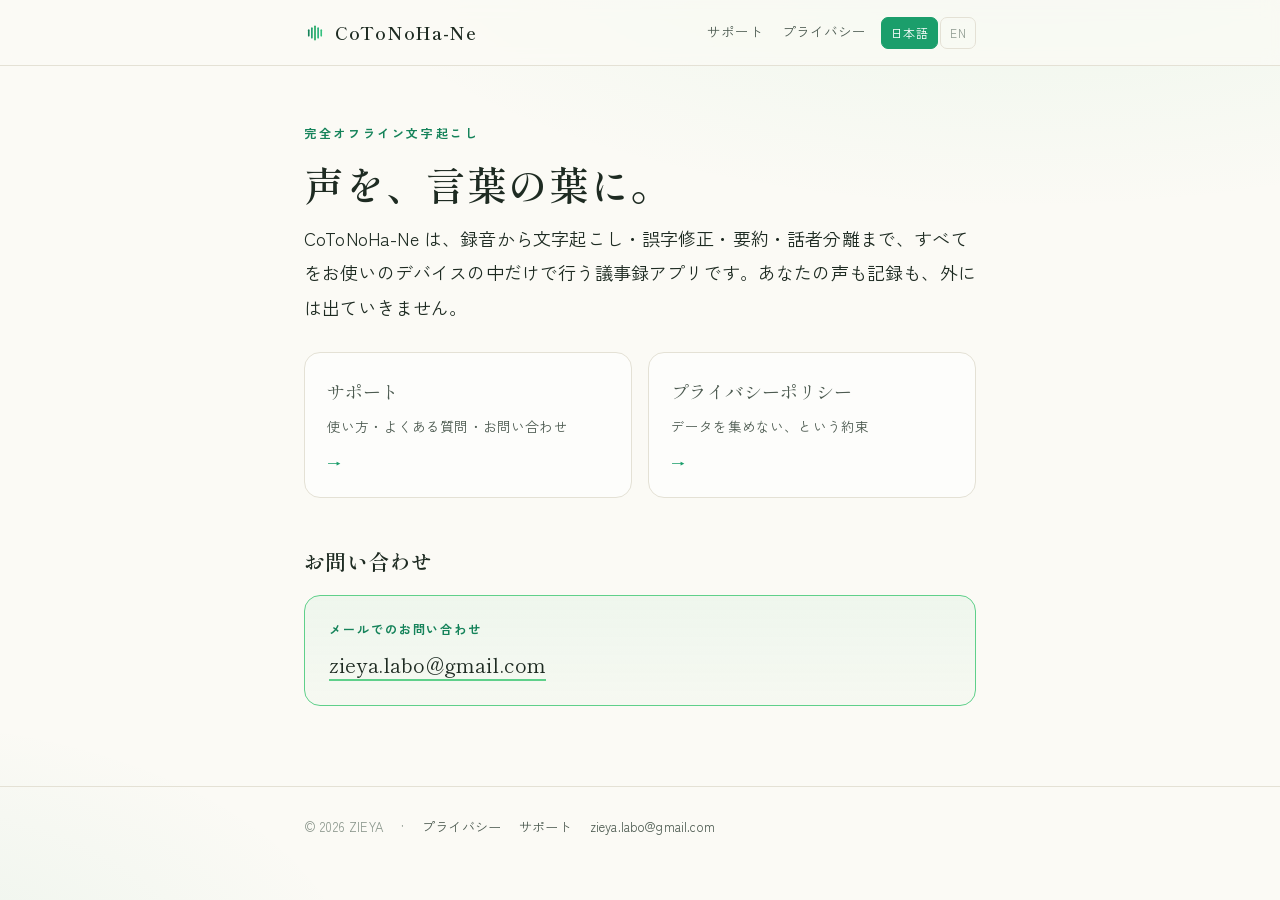
<file: index.html>
<!DOCTYPE html>
<html lang="ja" data-lang="ja">
<head>
<meta charset="UTF-8">
<meta name="viewport" content="width=device-width, initial-scale=1.0">
<title>CoToNoHa-Ne</title>
<meta name="description" content="完全オフラインの文字起こし・議事録アプリ CoToNoHa-Ne の公式サイト。">
<link rel="preconnect" href="https://fonts.googleapis.com">
<link rel="preconnect" href="https://fonts.gstatic.com" crossorigin>
<link href="https://fonts.googleapis.com/css2?family=Shippori+Mincho:wght@500;600;700&family=Zen+Kaku+Gothic+New:wght@400;500;700&display=swap" rel="stylesheet">
<link rel="stylesheet" href="style.css">
</head>
<body>

<header class="site">
  <div class="bar">
    <a class="brand" href="index.html">
      <svg class="leaf" viewBox="0 0 120 120" fill="none" xmlns="http://www.w3.org/2000/svg" aria-hidden="true">
        <rect x="21.5" y="40" width="9" height="40" rx="4.5" fill="#15835A"/>
        <rect x="38.5" y="29" width="9" height="62" rx="4.5" fill="#1B9E6B"/>
        <rect x="55.5" y="19" width="9" height="82" rx="4.5" fill="#1FA85F"/>
        <rect x="72.5" y="29" width="9" height="62" rx="4.5" fill="#22B07A"/>
        <rect x="89.5" y="40" width="9" height="40" rx="4.5" fill="#34C07F"/>
      </svg>
      <span class="nm">CoToNoHa-Ne</span>
    </a>
    <span class="spacer"></span>
    <nav class="links">
      <a href="support.html"><span class="ja">サポート</span><span class="en">Support</span></a>
      <a href="privacy.html"><span class="ja">プライバシー</span><span class="en">Privacy</span></a>
    </nav>
    <div class="lang-toggle">
      <button data-lang-btn="ja" onclick="setLang('ja')">日本語</button>
      <button data-lang-btn="en" onclick="setLang('en')">EN</button>
    </div>
  </div>
</header>

<main>
  <div class="wrap">
    <p class="eyebrow fade d1">
      <span class="ja">完全オフライン文字起こし</span>
      <span class="en">Fully offline transcription</span>
    </p>

    <h1 class="fade d1">
      <span class="ja">声を、言葉の葉に。</span>
      <span class="en">Turn voice into words.</span>
    </h1>

    <p class="lead fade d2">
      <span class="ja">CoToNoHa-Ne は、録音から文字起こし・誤字修正・要約・話者分離まで、すべてをお使いのデバイスの中だけで行う議事録アプリです。あなたの声も記録も、外には出ていきません。</span>
      <span class="en">CoToNoHa-Ne is a meeting-notes app that records, transcribes, corrects, summarizes, and separates speakers — entirely on your own device. Your voice and your notes never leave it.</span>
    </p>

    <div class="tiles fade d3">
      <a class="tile" href="support.html">
        <p class="t"><span class="ja">サポート</span><span class="en">Support</span></p>
        <p class="d"><span class="ja">使い方・よくある質問・お問い合わせ</span><span class="en">How-to, FAQ, and contact</span></p>
        <div class="arrow">→</div>
      </a>
      <a class="tile" href="privacy.html">
        <p class="t"><span class="ja">プライバシーポリシー</span><span class="en">Privacy Policy</span></p>
        <p class="d"><span class="ja">データを集めない、という約束</span><span class="en">Our promise: we collect nothing</span></p>
        <div class="arrow">→</div>
      </a>
    </div>

    <h2 class="ja">お問い合わせ</h2>
    <h2 class="en">Contact</h2>
    <div class="contact">
      <p class="label"><span class="ja">メールでのお問い合わせ</span><span class="en">Email us</span></p>
      <a class="mail" href="mailto:zieya.labo@gmail.com">zieya.labo@gmail.com</a>
    </div>
  </div>
</main>

<footer class="site">
  <div class="wrap">
    <span>© 2026 ZIEYA</span>
    <span>·</span>
    <a href="privacy.html"><span class="ja">プライバシー</span><span class="en">Privacy</span></a>
    <a href="support.html"><span class="ja">サポート</span><span class="en">Support</span></a>
    <a href="mailto:zieya.labo@gmail.com">zieya.labo@gmail.com</a>
  </div>
</footer>

<script src="lang.js"></script>
</body>
</html>
</file>
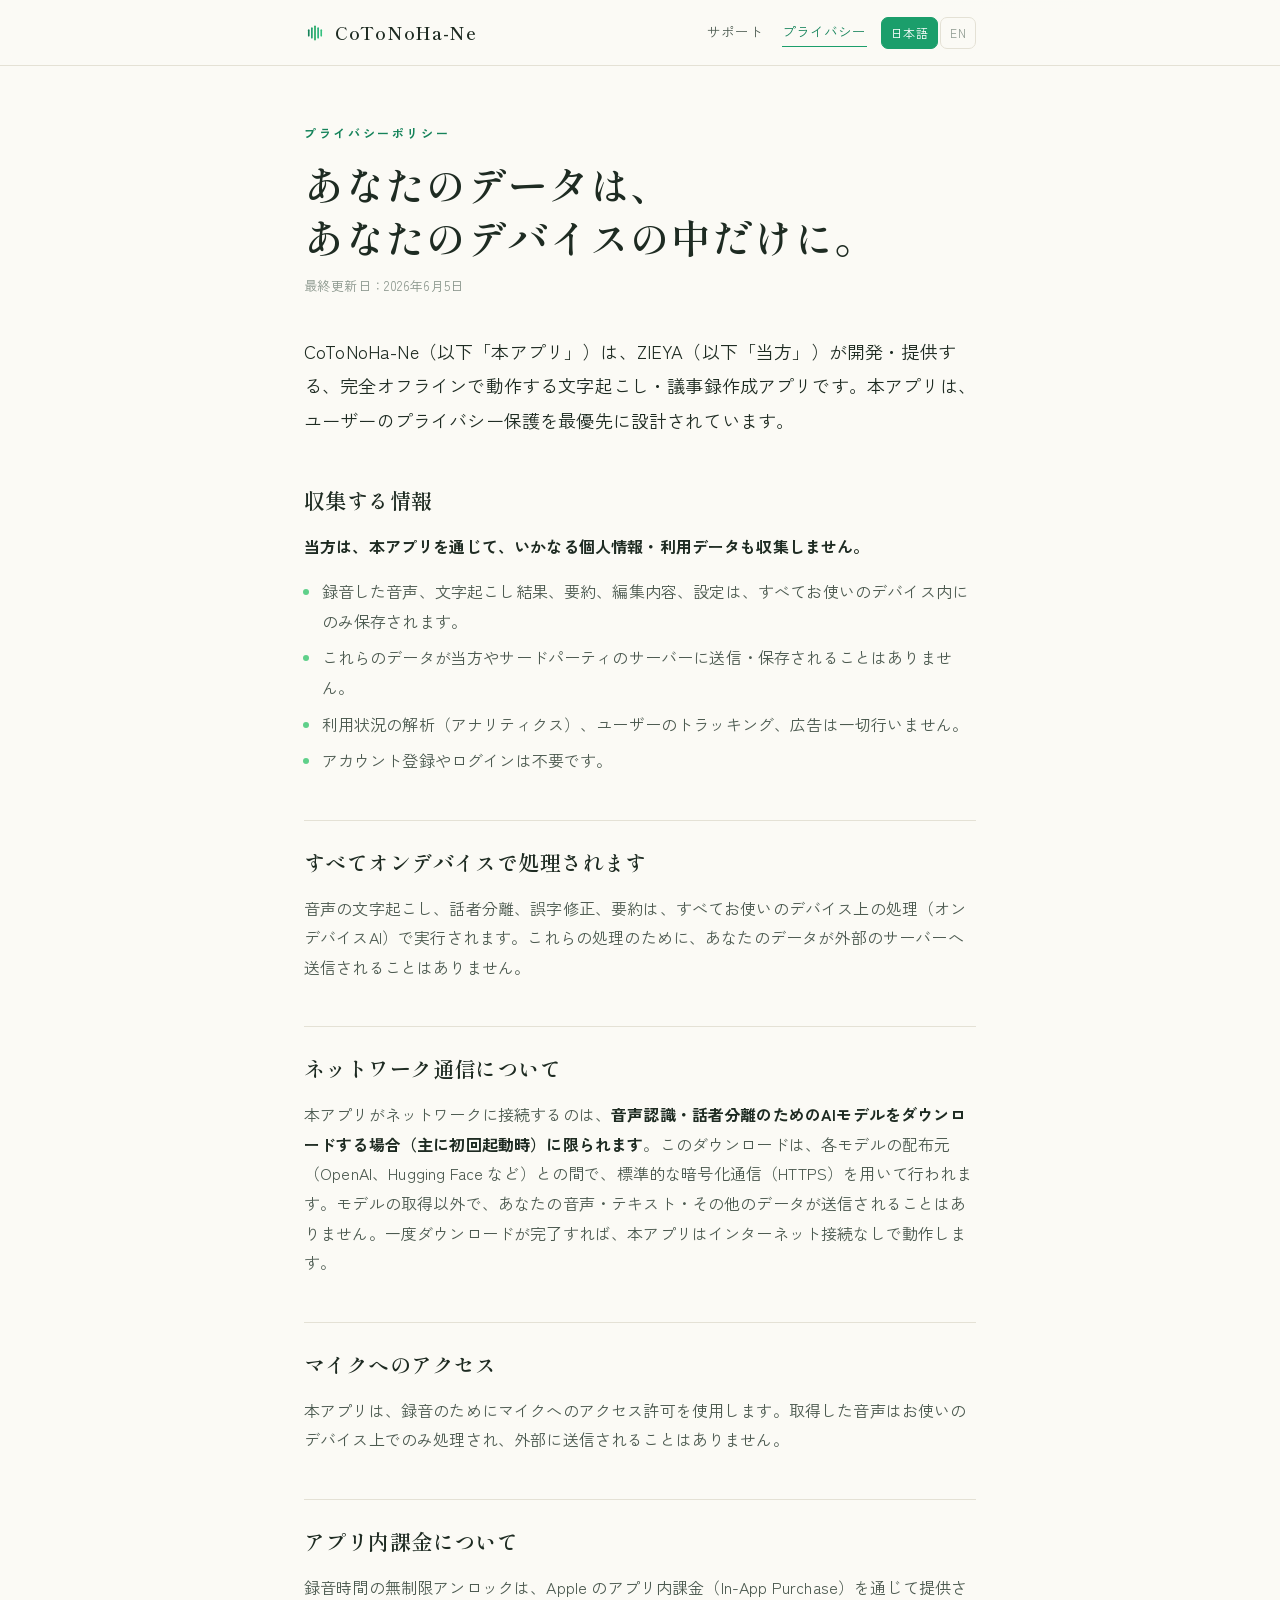
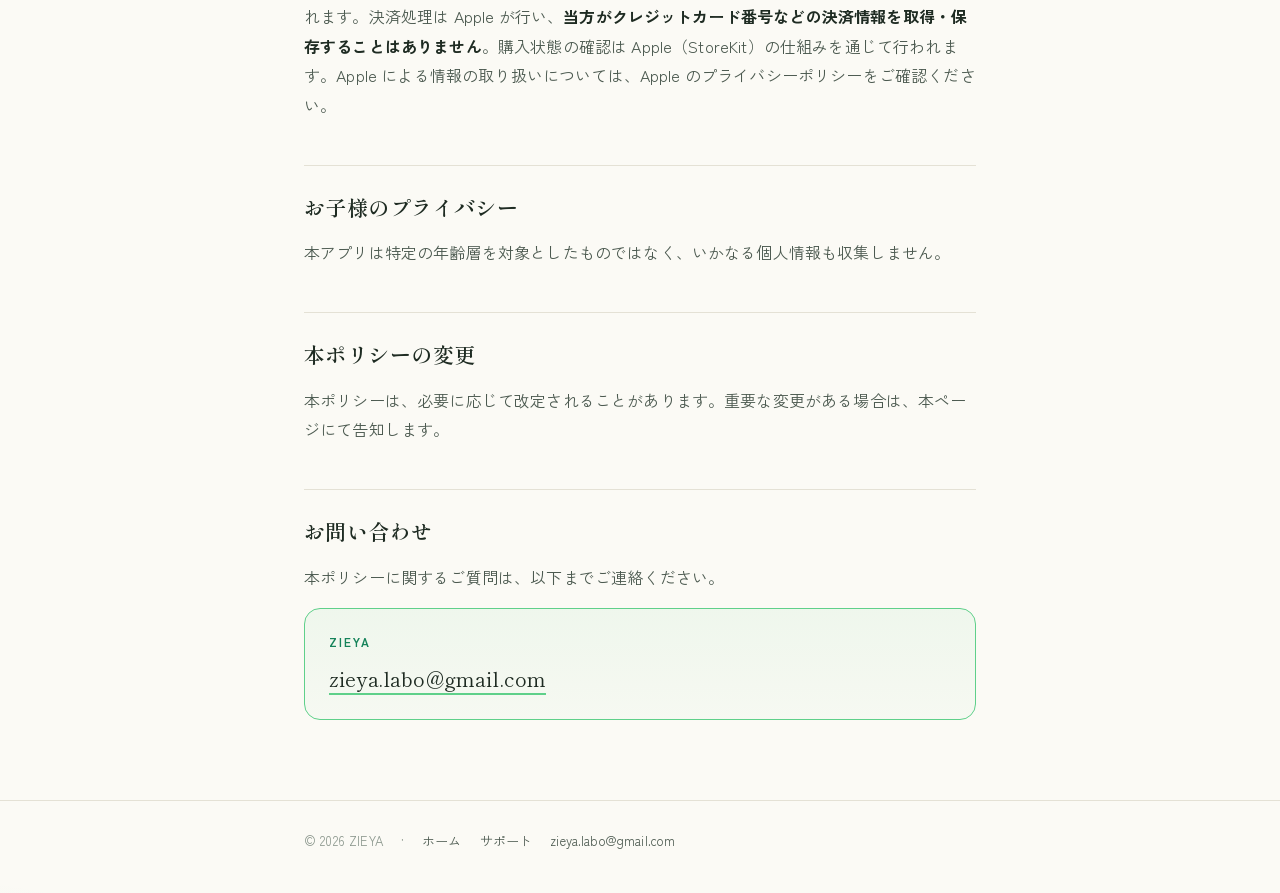
<file: privacy.html>
<!DOCTYPE html>
<html lang="ja" data-lang="ja">
<head>
<meta charset="UTF-8">
<meta name="viewport" content="width=device-width, initial-scale=1.0">
<title>プライバシーポリシー · CoToNoHa-Ne</title>
<meta name="description" content="CoToNoHa-Ne のプライバシーポリシー。データを一切収集しない完全オフライン設計です。">
<link rel="preconnect" href="https://fonts.googleapis.com">
<link rel="preconnect" href="https://fonts.gstatic.com" crossorigin>
<link href="https://fonts.googleapis.com/css2?family=Shippori+Mincho:wght@500;600;700&family=Zen+Kaku+Gothic+New:wght@400;500;700&display=swap" rel="stylesheet">
<link rel="stylesheet" href="style.css">
</head>
<body>

<header class="site">
  <div class="bar">
    <a class="brand" href="index.html">
      <svg class="leaf" viewBox="0 0 120 120" fill="none" xmlns="http://www.w3.org/2000/svg" aria-hidden="true">
        <rect x="21.5" y="40" width="9" height="40" rx="4.5" fill="#15835A"/>
        <rect x="38.5" y="29" width="9" height="62" rx="4.5" fill="#1B9E6B"/>
        <rect x="55.5" y="19" width="9" height="82" rx="4.5" fill="#1FA85F"/>
        <rect x="72.5" y="29" width="9" height="62" rx="4.5" fill="#22B07A"/>
        <rect x="89.5" y="40" width="9" height="40" rx="4.5" fill="#34C07F"/>
      </svg>
      <span class="nm">CoToNoHa-Ne</span>
    </a>
    <span class="spacer"></span>
    <nav class="links">
      <a href="support.html"><span class="ja">サポート</span><span class="en">Support</span></a>
      <a href="privacy.html" class="current"><span class="ja">プライバシー</span><span class="en">Privacy</span></a>
    </nav>
    <div class="lang-toggle">
      <button data-lang-btn="ja" onclick="setLang('ja')">日本語</button>
      <button data-lang-btn="en" onclick="setLang('en')">EN</button>
    </div>
  </div>
</header>

<main>
  <div class="wrap">

    <!-- ===================== 日本語 ===================== -->
    <div class="ja">
      <p class="eyebrow">プライバシーポリシー</p>
      <h1>あなたのデータは、<br>あなたのデバイスの中だけに。</h1>
      <p class="updated">最終更新日：2026年6月5日</p>

      <p class="lead">CoToNoHa-Ne（以下「本アプリ」）は、ZIEYA（以下「当方」）が開発・提供する、完全オフラインで動作する文字起こし・議事録作成アプリです。本アプリは、ユーザーのプライバシー保護を最優先に設計されています。</p>

      <h2>収集する情報</h2>
      <p><strong>当方は、本アプリを通じて、いかなる個人情報・利用データも収集しません。</strong></p>
      <ul>
        <li>録音した音声、文字起こし結果、要約、編集内容、設定は、すべてお使いのデバイス内にのみ保存されます。</li>
        <li>これらのデータが当方やサードパーティのサーバーに送信・保存されることはありません。</li>
        <li>利用状況の解析（アナリティクス）、ユーザーのトラッキング、広告は一切行いません。</li>
        <li>アカウント登録やログインは不要です。</li>
      </ul>

      <h2>すべてオンデバイスで処理されます</h2>
      <p>音声の文字起こし、話者分離、誤字修正、要約は、すべてお使いのデバイス上の処理（オンデバイスAI）で実行されます。これらの処理のために、あなたのデータが外部のサーバーへ送信されることはありません。</p>

      <h2>ネットワーク通信について</h2>
      <p>本アプリがネットワークに接続するのは、<strong>音声認識・話者分離のためのAIモデルをダウンロードする場合（主に初回起動時）に限られます</strong>。このダウンロードは、各モデルの配布元（OpenAI、Hugging Face など）との間で、標準的な暗号化通信（HTTPS）を用いて行われます。モデルの取得以外で、あなたの音声・テキスト・その他のデータが送信されることはありません。一度ダウンロードが完了すれば、本アプリはインターネット接続なしで動作します。</p>

      <h2>マイクへのアクセス</h2>
      <p>本アプリは、録音のためにマイクへのアクセス許可を使用します。取得した音声はお使いのデバイス上でのみ処理され、外部に送信されることはありません。</p>

      <h2>アプリ内課金について</h2>
      <p>録音時間の無制限アンロックは、Apple のアプリ内課金（In-App Purchase）を通じて提供されます。決済処理は Apple が行い、<strong>当方がクレジットカード番号などの決済情報を取得・保存することはありません</strong>。購入状態の確認は Apple（StoreKit）の仕組みを通じて行われます。Apple による情報の取り扱いについては、Apple のプライバシーポリシーをご確認ください。</p>

      <h2>お子様のプライバシー</h2>
      <p>本アプリは特定の年齢層を対象としたものではなく、いかなる個人情報も収集しません。</p>

      <h2>本ポリシーの変更</h2>
      <p>本ポリシーは、必要に応じて改定されることがあります。重要な変更がある場合は、本ページにて告知します。</p>

      <h2>お問い合わせ</h2>
      <p>本ポリシーに関するご質問は、以下までご連絡ください。</p>
      <div class="contact">
        <p class="label">ZIEYA</p>
        <a class="mail" href="mailto:zieya.labo@gmail.com">zieya.labo@gmail.com</a>
      </div>
    </div>

    <!-- ===================== English ===================== -->
    <div class="en">
      <p class="eyebrow">Privacy Policy</p>
      <h1>Your data stays<br>on your device.</h1>
      <p class="updated">Last updated: June 5, 2026</p>

      <p class="lead">CoToNoHa-Ne (the “App”) is a fully offline transcription and meeting-notes app developed and provided by ZIEYA (“we”). The App is designed with your privacy as the top priority.</p>

      <h2>Information We Collect</h2>
      <p><strong>We do not collect any personal information or usage data through the App.</strong></p>
      <ul>
        <li>Your recordings, transcripts, summaries, edits, and settings are stored only on your device.</li>
        <li>This data is never transmitted to or stored on our servers or any third-party servers.</li>
        <li>We do not use any analytics, user tracking, or advertising.</li>
        <li>No account or sign-in is required.</li>
      </ul>

      <h2>Everything Is Processed On-Device</h2>
      <p>Transcription, speaker separation, text correction, and summarization are all performed on your device (on-device AI). Your data is never sent to an external server for this processing.</p>

      <h2>Network Communication</h2>
      <p>The App connects to the network <strong>only to download the AI models used for speech recognition and speaker separation (primarily on first launch)</strong>. These downloads use standard encrypted connections (HTTPS) with the model providers (such as OpenAI and Hugging Face). Apart from retrieving these models, none of your audio, text, or other data is transmitted. Once the download is complete, the App works without any internet connection.</p>

      <h2>Microphone Access</h2>
      <p>The App uses microphone access to make recordings. Captured audio is processed only on your device and is never transmitted externally.</p>

      <h2>In-App Purchases</h2>
      <p>Unlimited recording time is offered through Apple’s In-App Purchase. Payments are processed by Apple, and <strong>we never receive or store your payment information, such as credit card numbers</strong>. Purchase status is verified through Apple’s StoreKit. Please refer to Apple’s privacy policy for how Apple handles your information.</p>

      <h2>Children’s Privacy</h2>
      <p>The App is not directed at any specific age group and does not collect any personal information.</p>

      <h2>Changes to This Policy</h2>
      <p>We may update this policy as needed. If we make significant changes, we will announce them on this page.</p>

      <h2>Contact</h2>
      <p>If you have any questions about this policy, please contact us.</p>
      <div class="contact">
        <p class="label">ZIEYA</p>
        <a class="mail" href="mailto:zieya.labo@gmail.com">zieya.labo@gmail.com</a>
      </div>
    </div>

  </div>
</main>

<footer class="site">
  <div class="wrap">
    <span>© 2026 ZIEYA</span>
    <span>·</span>
    <a href="index.html"><span class="ja">ホーム</span><span class="en">Home</span></a>
    <a href="support.html"><span class="ja">サポート</span><span class="en">Support</span></a>
    <a href="mailto:zieya.labo@gmail.com">zieya.labo@gmail.com</a>
  </div>
</footer>

<script src="lang.js"></script>
</body>
</html>
</file>
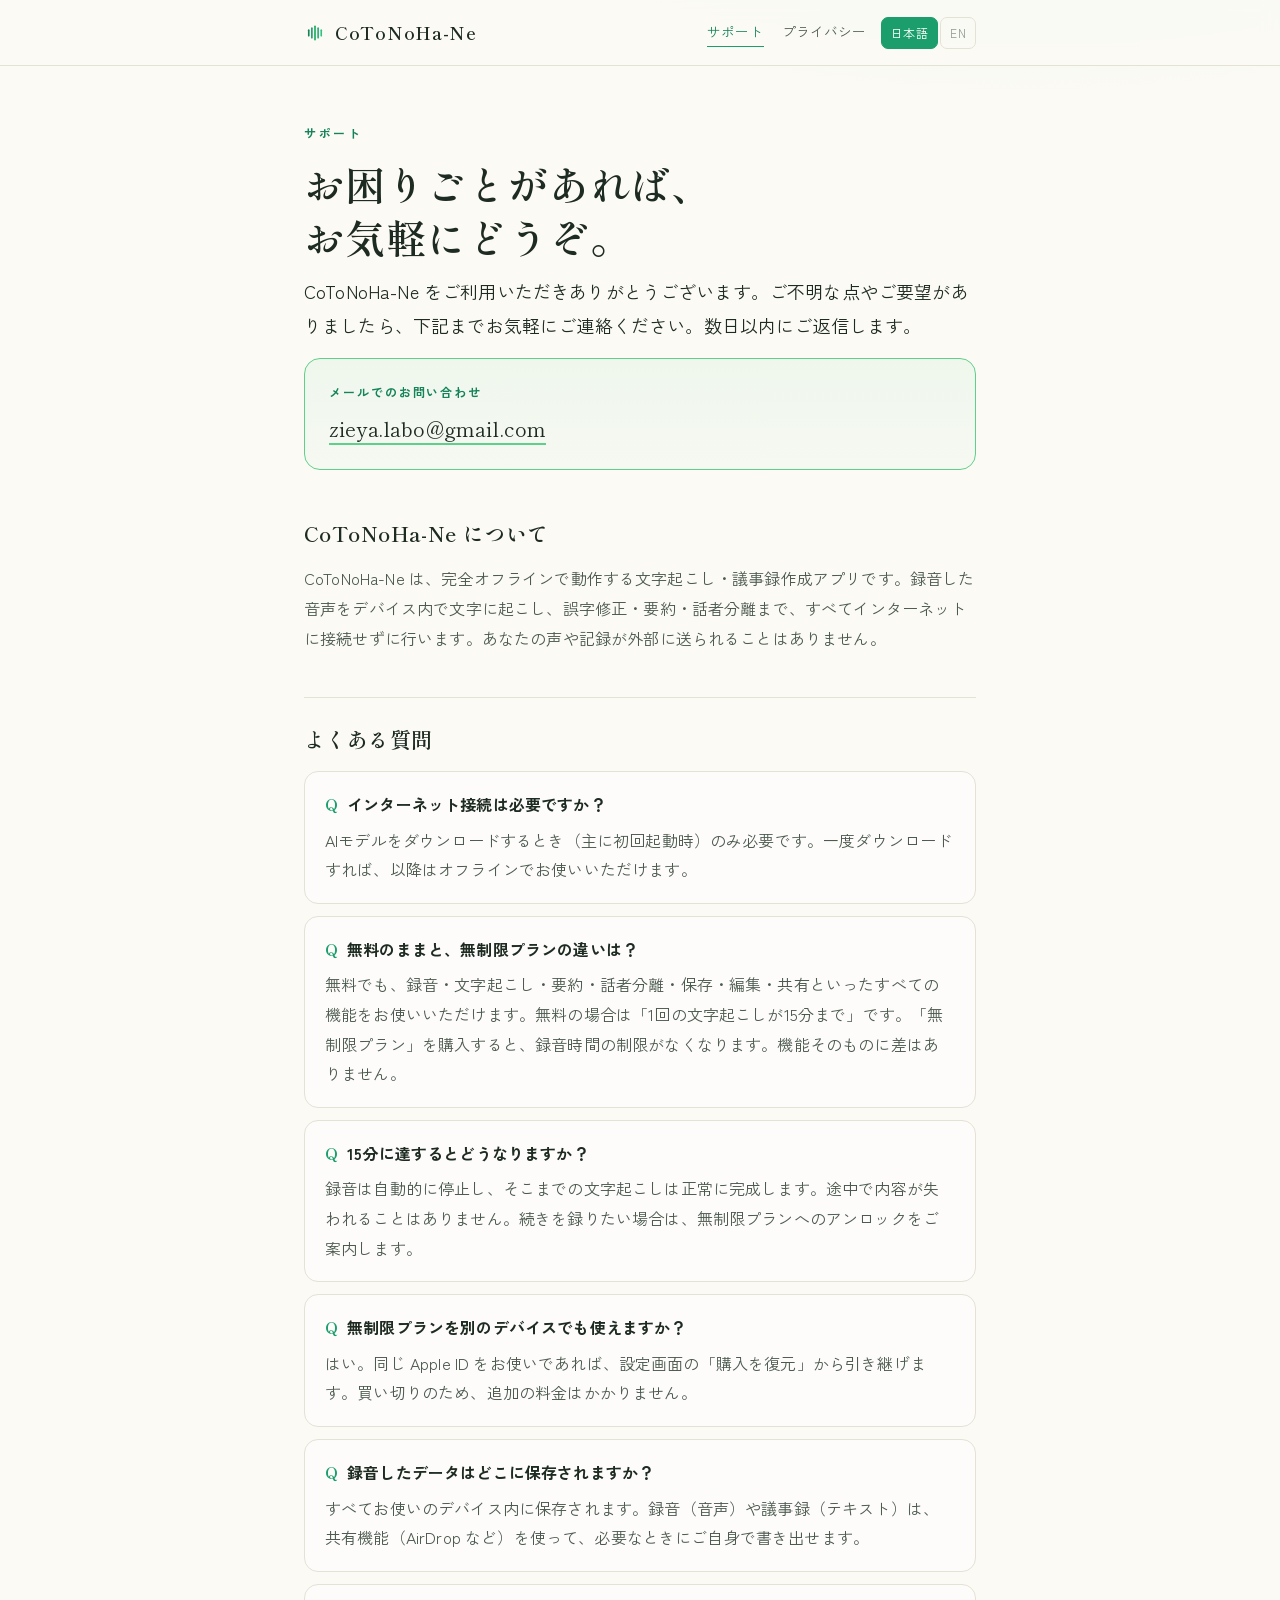
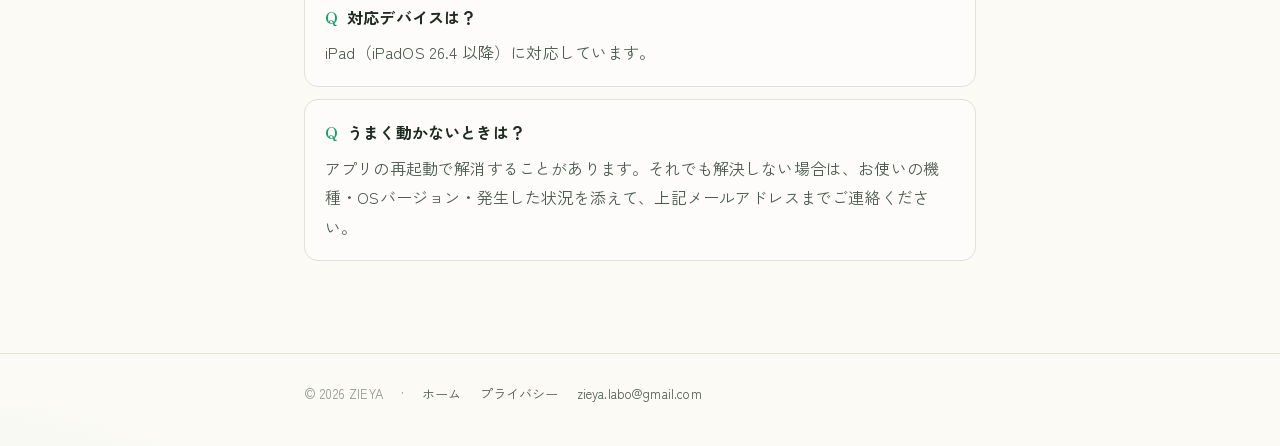
<file: support.html>
<!DOCTYPE html>
<html lang="ja" data-lang="ja">
<head>
<meta charset="UTF-8">
<meta name="viewport" content="width=device-width, initial-scale=1.0">
<title>サポート · CoToNoHa-Ne</title>
<meta name="description" content="CoToNoHa-Ne のサポートページ。使い方・よくある質問・お問い合わせ先。">
<link rel="preconnect" href="https://fonts.googleapis.com">
<link rel="preconnect" href="https://fonts.gstatic.com" crossorigin>
<link href="https://fonts.googleapis.com/css2?family=Shippori+Mincho:wght@500;600;700&family=Zen+Kaku+Gothic+New:wght@400;500;700&display=swap" rel="stylesheet">
<link rel="stylesheet" href="style.css">
</head>
<body>

<header class="site">
  <div class="bar">
    <a class="brand" href="index.html">
      <svg class="leaf" viewBox="0 0 120 120" fill="none" xmlns="http://www.w3.org/2000/svg" aria-hidden="true">
        <rect x="21.5" y="40" width="9" height="40" rx="4.5" fill="#15835A"/>
        <rect x="38.5" y="29" width="9" height="62" rx="4.5" fill="#1B9E6B"/>
        <rect x="55.5" y="19" width="9" height="82" rx="4.5" fill="#1FA85F"/>
        <rect x="72.5" y="29" width="9" height="62" rx="4.5" fill="#22B07A"/>
        <rect x="89.5" y="40" width="9" height="40" rx="4.5" fill="#34C07F"/>
      </svg>
      <span class="nm">CoToNoHa-Ne</span>
    </a>
    <span class="spacer"></span>
    <nav class="links">
      <a href="support.html" class="current"><span class="ja">サポート</span><span class="en">Support</span></a>
      <a href="privacy.html"><span class="ja">プライバシー</span><span class="en">Privacy</span></a>
    </nav>
    <div class="lang-toggle">
      <button data-lang-btn="ja" onclick="setLang('ja')">日本語</button>
      <button data-lang-btn="en" onclick="setLang('en')">EN</button>
    </div>
  </div>
</header>

<main>
  <div class="wrap">

    <!-- ===================== 日本語 ===================== -->
    <div class="ja">
      <p class="eyebrow">サポート</p>
      <h1>お困りごとがあれば、<br>お気軽にどうぞ。</h1>
      <p class="lead">CoToNoHa-Ne をご利用いただきありがとうございます。ご不明な点やご要望がありましたら、下記までお気軽にご連絡ください。数日以内にご返信します。</p>

      <div class="contact">
        <p class="label">メールでのお問い合わせ</p>
        <a class="mail" href="mailto:zieya.labo@gmail.com">zieya.labo@gmail.com</a>
      </div>

      <h2>CoToNoHa-Ne について</h2>
      <p>CoToNoHa-Ne は、完全オフラインで動作する文字起こし・議事録作成アプリです。録音した音声をデバイス内で文字に起こし、誤字修正・要約・話者分離まで、すべてインターネットに接続せずに行います。あなたの声や記録が外部に送られることはありません。</p>

      <h2>よくある質問</h2>
      <div class="faq">
        <div class="qa">
          <p class="q">インターネット接続は必要ですか？</p>
          <p class="a">AIモデルをダウンロードするとき（主に初回起動時）のみ必要です。一度ダウンロードすれば、以降はオフラインでお使いいただけます。</p>
        </div>
        <div class="qa">
          <p class="q">無料のままと、無制限プランの違いは？</p>
          <p class="a">無料でも、録音・文字起こし・要約・話者分離・保存・編集・共有といったすべての機能をお使いいただけます。無料の場合は「1回の文字起こしが15分まで」です。「無制限プラン」を購入すると、録音時間の制限がなくなります。機能そのものに差はありません。</p>
        </div>
        <div class="qa">
          <p class="q">15分に達するとどうなりますか？</p>
          <p class="a">録音は自動的に停止し、そこまでの文字起こしは正常に完成します。途中で内容が失われることはありません。続きを録りたい場合は、無制限プランへのアンロックをご案内します。</p>
        </div>
        <div class="qa">
          <p class="q">無制限プランを別のデバイスでも使えますか？</p>
          <p class="a">はい。同じ Apple ID をお使いであれば、設定画面の「購入を復元」から引き継げます。買い切りのため、追加の料金はかかりません。</p>
        </div>
        <div class="qa">
          <p class="q">録音したデータはどこに保存されますか？</p>
          <p class="a">すべてお使いのデバイス内に保存されます。録音（音声）や議事録（テキスト）は、共有機能（AirDrop など）を使って、必要なときにご自身で書き出せます。</p>
        </div>
        <div class="qa">
          <p class="q">対応デバイスは？</p>
          <p class="a">iPad（iPadOS 26.4 以降）に対応しています。</p>
        </div>
        <div class="qa">
          <p class="q">うまく動かないときは？</p>
          <p class="a">アプリの再起動で解消することがあります。それでも解決しない場合は、お使いの機種・OSバージョン・発生した状況を添えて、上記メールアドレスまでご連絡ください。</p>
        </div>
      </div>
    </div>

    <!-- ===================== English ===================== -->
    <div class="en">
      <p class="eyebrow">Support</p>
      <h1>Need a hand?<br>We’re here to help.</h1>
      <p class="lead">Thank you for using CoToNoHa-Ne. If you have any questions or requests, feel free to reach out below. We’ll reply within a few days.</p>

      <div class="contact">
        <p class="label">Email us</p>
        <a class="mail" href="mailto:zieya.labo@gmail.com">zieya.labo@gmail.com</a>
      </div>

      <h2>About CoToNoHa-Ne</h2>
      <p>CoToNoHa-Ne is a fully offline transcription and meeting-notes app. It transcribes your recordings on-device and handles text correction, summarization, and speaker separation — all without an internet connection. Your voice and your notes never leave your device.</p>

      <h2>Frequently Asked Questions</h2>
      <div class="faq">
        <div class="qa">
          <p class="q">Do I need an internet connection?</p>
          <p class="a">Only when downloading the AI models (primarily on first launch). Once downloaded, the app works fully offline.</p>
        </div>
        <div class="qa">
          <p class="q">What’s the difference between free and Unlimited?</p>
          <p class="a">Even for free, you get every feature — recording, transcription, summarization, speaker separation, saving, editing, and sharing. The free version limits each transcription to 15 minutes. Purchasing Unlimited removes the recording-time limit. There is no difference in features themselves.</p>
        </div>
        <div class="qa">
          <p class="q">What happens at 15 minutes?</p>
          <p class="a">Recording stops automatically, and the transcription up to that point is completed normally — nothing is lost. If you’d like to keep recording, you’ll be guided to unlock Unlimited.</p>
        </div>
        <div class="qa">
          <p class="q">Can I use Unlimited on another device?</p>
          <p class="a">Yes. As long as you use the same Apple ID, you can restore it via “Restore Purchases” in Settings. It’s a one-time purchase, so there’s no extra charge.</p>
        </div>
        <div class="qa">
          <p class="q">Where is my recorded data stored?</p>
          <p class="a">Everything is stored on your device. You can export your recordings (audio) and notes (text) yourself whenever you like, using the share feature (such as AirDrop).</p>
        </div>
        <div class="qa">
          <p class="q">Which devices are supported?</p>
          <p class="a">iPad (iPadOS 26.4 or later).</p>
        </div>
        <div class="qa">
          <p class="q">What if something isn’t working?</p>
          <p class="a">Restarting the app often resolves it. If the issue persists, please email us at the address above with your device model, OS version, and what happened.</p>
        </div>
      </div>
    </div>

  </div>
</main>

<footer class="site">
  <div class="wrap">
    <span>© 2026 ZIEYA</span>
    <span>·</span>
    <a href="index.html"><span class="ja">ホーム</span><span class="en">Home</span></a>
    <a href="privacy.html"><span class="ja">プライバシー</span><span class="en">Privacy</span></a>
    <a href="mailto:zieya.labo@gmail.com">zieya.labo@gmail.com</a>
  </div>
</footer>

<script src="lang.js"></script>
</body>
</html>
</file>
<file: style.css>
/* ============================================================
   CoToNoHa-Ne — site styles
   落ち着いた和の editorial / 緑（葉）テーマ
   ============================================================ */

:root {
  --paper:      #FBFAF5;
  --paper-2:    #F4F2E9;
  --ink:        #1E2B22;
  --ink-soft:   #4C5A50;
  --ink-faint:  #8A968C;
  --green:      #1B9E6B;
  --green-deep: #15835A;
  --green-leaf: #5FD08A;
  --line:       #E4E1D5;
  --maxw:       720px;
}

* { box-sizing: border-box; }

html { -webkit-text-size-adjust: 100%; }

body {
  margin: 0;
  background:
    radial-gradient(1200px 500px at 80% -10%, rgba(95,208,138,.10), transparent 60%),
    radial-gradient(900px 500px at -10% 110%, rgba(27,158,107,.07), transparent 55%),
    var(--paper);
  color: var(--ink);
  font-family: "Zen Kaku Gothic New", -apple-system, BlinkMacSystemFont, "Hiragino Sans", "Noto Sans JP", sans-serif;
  font-size: 16px;
  line-height: 1.85;
  letter-spacing: .01em;
  min-height: 100vh;
  -webkit-font-smoothing: antialiased;
}

/* 言語切り替え */
[data-lang="ja"] .en { display: none; }
[data-lang="en"] .ja { display: none; }

.wrap {
  max-width: var(--maxw);
  margin: 0 auto;
  padding: 0 24px;
}

/* ---------- ヘッダー ---------- */
header.site {
  border-bottom: 1px solid var(--line);
  background: rgba(251,250,245,.72);
  backdrop-filter: saturate(140%) blur(8px);
  position: sticky;
  top: 0;
  z-index: 10;
}
.bar {
  max-width: var(--maxw);
  margin: 0 auto;
  padding: 16px 24px;
  display: flex;
  align-items: center;
  gap: 14px;
}
.brand {
  display: flex;
  align-items: center;
  gap: 9px;
  text-decoration: none;
  color: var(--ink);
  font-weight: 600;
}
.brand .leaf { width: 22px; height: 22px; flex: 0 0 22px; }
.brand .nm {
  font-family: "Shippori Mincho", serif;
  font-size: 18px;
  letter-spacing: .04em;
}
.spacer { flex: 1; }
nav.links { display: flex; gap: 18px; align-items: center; }
nav.links a {
  color: var(--ink-soft);
  text-decoration: none;
  font-size: 13.5px;
  padding-bottom: 2px;
  border-bottom: 1.5px solid transparent;
  transition: color .18s, border-color .18s;
}
nav.links a:hover { color: var(--green-deep); border-color: var(--green-leaf); }
nav.links a.current { color: var(--green-deep); border-color: var(--green); }

.lang-toggle { display: flex; gap: 2px; }
.lang-toggle button {
  font: inherit;
  font-size: 12px;
  letter-spacing: .04em;
  padding: 4px 9px;
  border: 1px solid var(--line);
  background: transparent;
  color: var(--ink-faint);
  cursor: pointer;
  border-radius: 7px;
  transition: all .15s;
}
.lang-toggle button.active {
  background: var(--green);
  border-color: var(--green);
  color: #fff;
}

/* ---------- 本文 ---------- */
main { padding: 56px 0 40px; }

.eyebrow {
  font-size: 12px;
  letter-spacing: .22em;
  text-transform: uppercase;
  color: var(--green-deep);
  font-weight: 600;
  margin: 0 0 14px;
}

h1 {
  font-family: "Shippori Mincho", serif;
  font-weight: 600;
  font-size: clamp(28px, 5vw, 40px);
  line-height: 1.32;
  letter-spacing: .02em;
  margin: 0 0 10px;
}
h2 {
  font-family: "Shippori Mincho", serif;
  font-weight: 600;
  font-size: 21px;
  letter-spacing: .02em;
  margin: 44px 0 12px;
  padding-top: 22px;
  border-top: 1px solid var(--line);
}
h2:first-of-type { border-top: 0; padding-top: 0; }

.updated {
  color: var(--ink-faint);
  font-size: 13px;
  letter-spacing: .03em;
  margin: 0 0 36px;
}

p { margin: 0 0 16px; color: var(--ink-soft); }
strong { color: var(--ink); font-weight: 600; }

ul { margin: 0 0 16px; padding-left: 1.1em; color: var(--ink-soft); }
li { margin-bottom: 7px; }
li::marker { color: var(--green-leaf); }

a.inline { color: var(--green-deep); text-decoration: none; border-bottom: 1px solid var(--green-leaf); }
a.inline:hover { background: rgba(95,208,138,.14); }

/* リード文 */
.lead {
  font-size: 18px;
  line-height: 1.9;
  color: var(--ink);
}

/* FAQ / カード */
.faq { margin: 8px 0 0; }
.qa {
  border: 1px solid var(--line);
  background: rgba(255,255,255,.55);
  border-radius: 14px;
  padding: 18px 20px;
  margin-bottom: 12px;
}
.qa .q {
  font-weight: 600;
  color: var(--ink);
  margin: 0 0 6px;
  display: flex;
  gap: 9px;
}
.qa .q::before {
  content: "Q";
  font-family: "Shippori Mincho", serif;
  color: var(--green);
  font-weight: 700;
}
.qa .a { margin: 0; color: var(--ink-soft); }

/* 連絡先ボックス */
.contact {
  margin-top: 14px;
  border: 1px solid var(--green-leaf);
  background: linear-gradient(180deg, rgba(95,208,138,.08), rgba(95,208,138,.03));
  border-radius: 16px;
  padding: 22px 24px;
}
.contact .label {
  font-size: 12px;
  letter-spacing: .16em;
  text-transform: uppercase;
  color: var(--green-deep);
  font-weight: 600;
  margin: 0 0 6px;
}
.contact a.mail {
  font-family: "Shippori Mincho", serif;
  font-size: 20px;
  color: var(--ink);
  text-decoration: none;
  border-bottom: 2px solid var(--green-leaf);
}
.contact a.mail:hover { color: var(--green-deep); }

/* ホームの大きなナビ */
.tiles { display: grid; gap: 16px; margin-top: 28px; }
@media (min-width: 560px){ .tiles { grid-template-columns: 1fr 1fr; } }
.tile {
  display: block;
  text-decoration: none;
  color: var(--ink);
  border: 1px solid var(--line);
  background: rgba(255,255,255,.6);
  border-radius: 16px;
  padding: 22px 22px 20px;
  transition: transform .18s, border-color .18s, box-shadow .18s;
}
.tile:hover {
  transform: translateY(-3px);
  border-color: var(--green-leaf);
  box-shadow: 0 10px 30px rgba(21,131,90,.10);
}
.tile .t {
  font-family: "Shippori Mincho", serif;
  font-size: 18px;
  margin: 0 0 6px;
}
.tile .d { font-size: 13.5px; color: var(--ink-soft); margin: 0; }
.tile .arrow { color: var(--green); margin-top: 12px; font-size: 14px; }

/* ---------- フッター ---------- */
footer.site {
  border-top: 1px solid var(--line);
  margin-top: 40px;
  padding: 28px 0 40px;
}
footer.site .wrap {
  display: flex;
  flex-wrap: wrap;
  gap: 8px 18px;
  align-items: center;
  color: var(--ink-faint);
  font-size: 13px;
}
footer.site a { color: var(--ink-soft); text-decoration: none; }
footer.site a:hover { color: var(--green-deep); }

/* 登場アニメ（控えめ） */
.fade { opacity: 0; transform: translateY(8px); animation: rise .7s ease forwards; }
.fade.d1 { animation-delay: .05s; }
.fade.d2 { animation-delay: .12s; }
.fade.d3 { animation-delay: .19s; }
@keyframes rise { to { opacity: 1; transform: none; } }
@media (prefers-reduced-motion: reduce){ .fade { animation: none; opacity: 1; transform: none; } }
</file>
